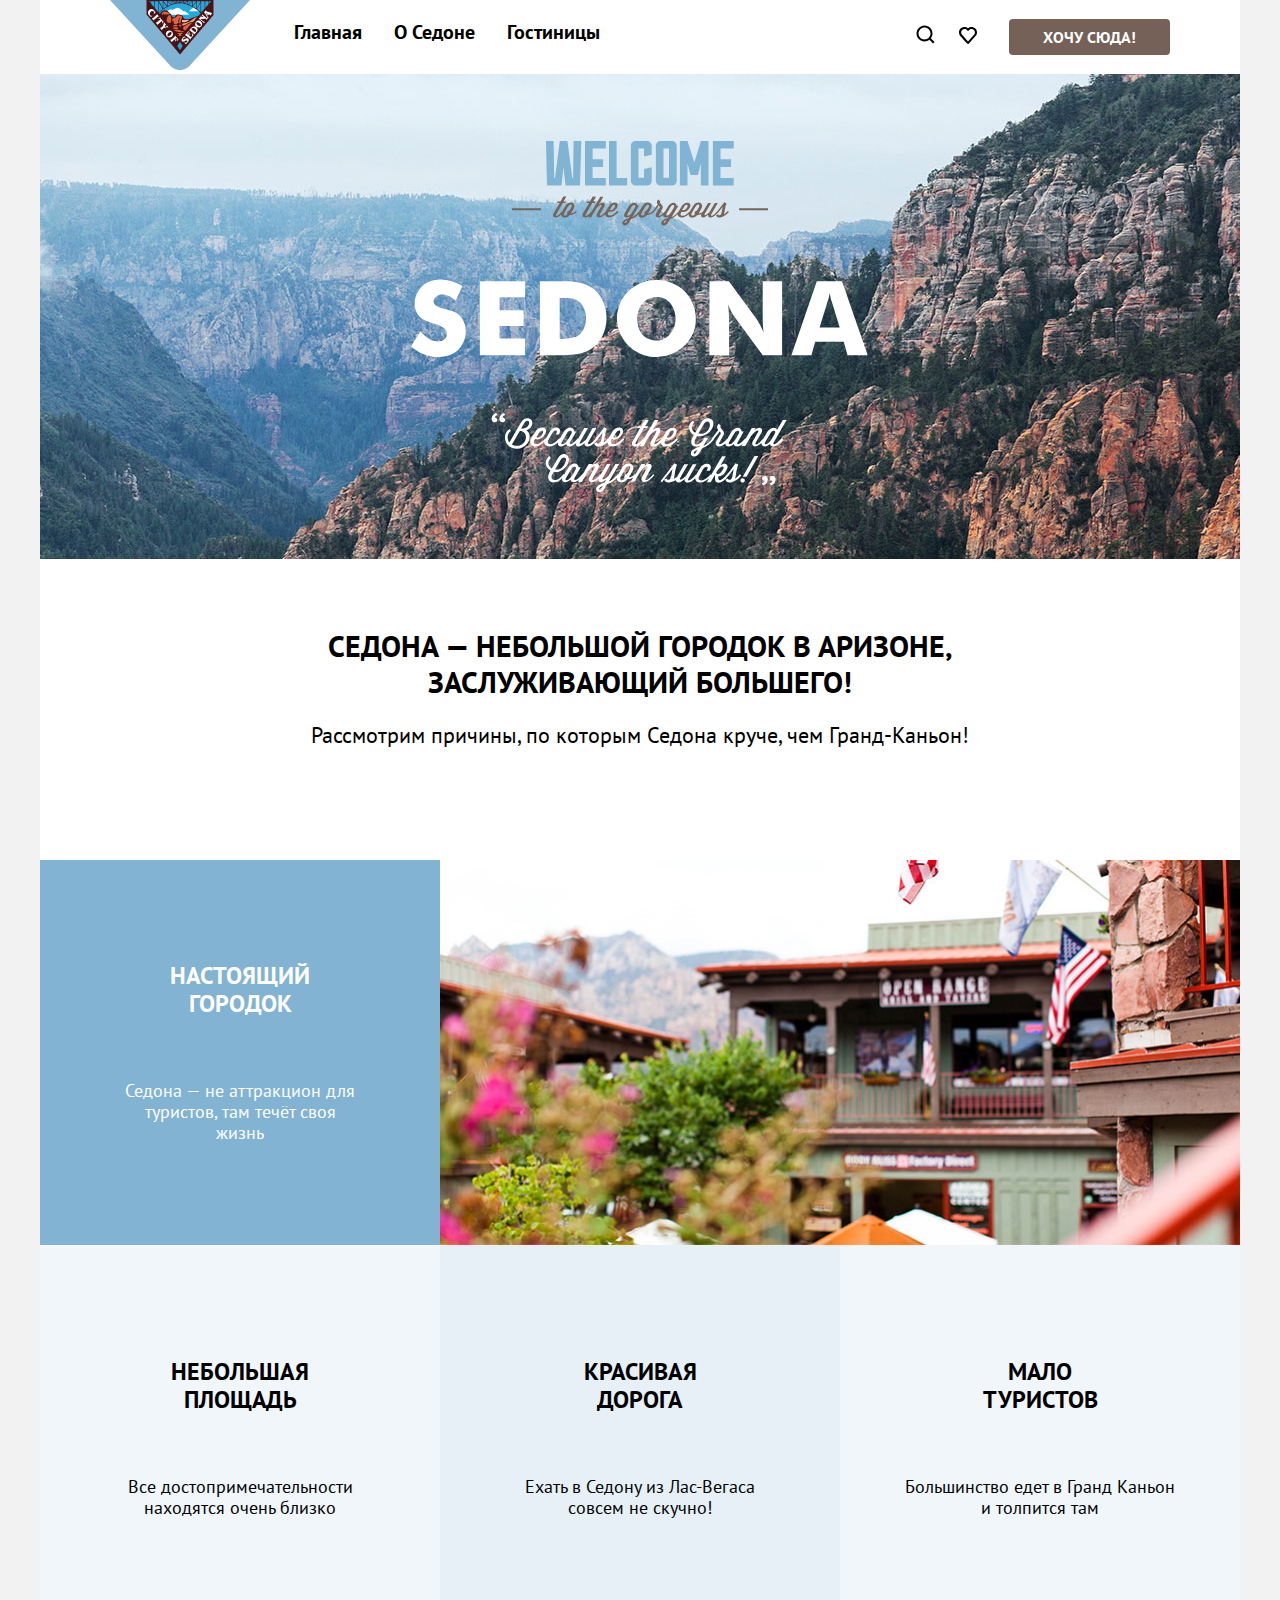
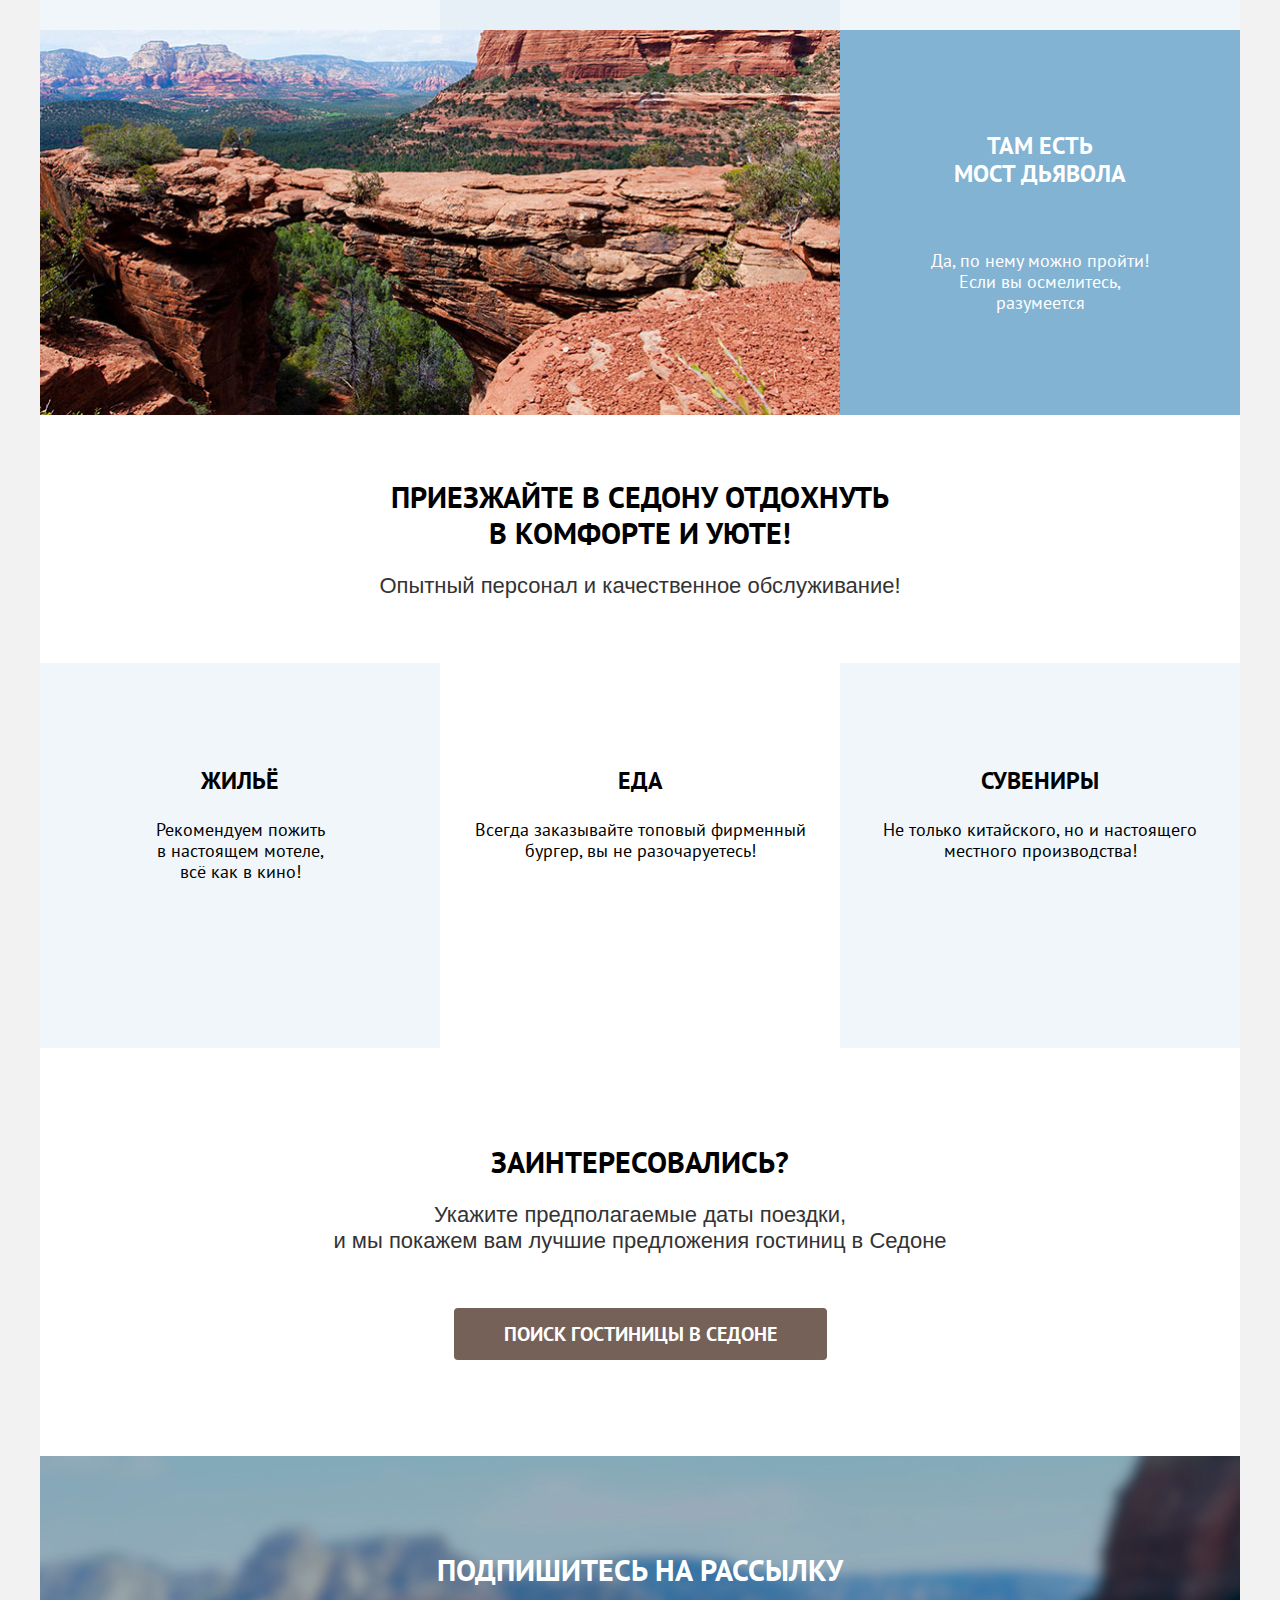
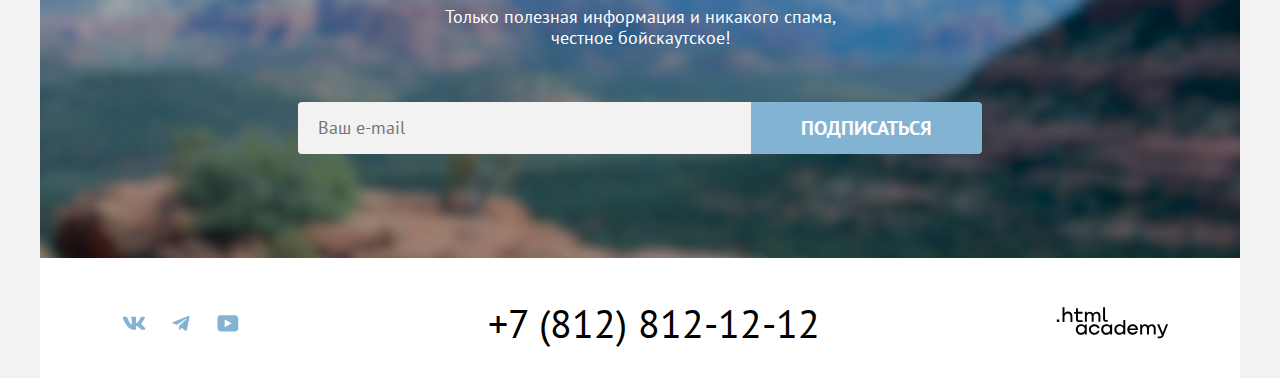
<file: index.html>
<!DOCTYPE html>
<html lang="ru">
  <head>
    <meta charset="utf-8">
    <link rel="stylesheet" href="styles/styles.css">
    <title>HTML Academy: Седона</title>
  </head>
  <body>
    <div class="container">
    <header class="page-header">
      <nav class="navigation">
        <a class="navigation-logo"><img class="page-header-logo" alt="Логотип городка Седона" src="images/logo.svg" width="140" height="70"></a>
        <ul class="navigation-list">
        <li class="navigation-item">
            <a class="navigation-link navigation-link-current" href="index.html" >Главная</a>
          </li>
          <li class="navigation-item">
            <a class="navigation-link" href="#">О Седоне</a>
          </li>
          <li class="navigation-item">
            <a class="navigation-link" href="catalog.html">Гостиницы</a>
          </li>
        </ul>
        <ul class="navigation-list navigation-user">
          <li class="navigation-item-user">
            <a class="navigation-link" href="#">
              <svg width="19" height="19" viewBox="0 0 19 19" fill="none" xmlns="http://www.w3.org/2000/svg">
                <path d="M18.5 17.0083L14.8 13.3287C15.8 12.0359 16.5 10.3453 16.5 8.4558C16.5 4.08011 12.9 0.5 8.5 0.5C4.1 0.5 0.5 4.17956 0.5 8.55525C0.5 12.9309 4.1 16.511 8.5 16.511C10.3 16.511 12 15.9144 13.4 14.8204L17.1 18.5L18.5 17.0083ZM8.5 14.5221C5.2 14.5221 2.5 11.837 2.5 8.55525C2.5 5.27348 5.2 2.5884 8.5 2.5884C11.8 2.5884 14.5 5.27348 14.5 8.55525C14.5 11.837 11.8 14.5221 8.5 14.5221Z" fill="black"/>
                </svg>
              <span class="visually-hidden">
                Поиск
              </span>
            </a>
          </li>
          <li class="navigation-item-user">
            <a class="navigation-link" href="#">
              <svg width="18" height="17" viewBox="0 0 18 17" fill="none" xmlns="http://www.w3.org/2000/svg">
                <path d="M8.9 17C8.6 17 8.3 16.9 8.1 16.6C2.7 10.5 1.4 9.1 1.1 8.7C0.4 7.8 0 6.6 0 5.4C0 2.4 2.4 0 5.5 0C6.8 0 8 0.5 9 1.3C10 0.5 11.3 0 12.5 0C15.5 0 18 2.4 18 5.4C18 6.7 17.5 7.9 16.7 8.8L9.7 16.7C9.5 16.9 9.3 17 8.9 17ZM2.9 7.5C3.2 7.9 6.4 11.5 9 14.4L15.2 7.4C15.7 6.9 15.9 6.2 15.9 5.4C15.9 3.6 14.4 2.1 12.6 2.1C11.6 2.1 10.6 2.6 9.9 3.4C9.6 3.7 9.3 3.8 9 3.8C8.7 3.8 8.4 3.6 8.2 3.4C7.5 2.6 6.5 2.1 5.5 2.1C3.7 2.1 2.2 3.6 2.2 5.4C2.1 6.3 2.5 7 2.9 7.5C2.8 7.5 2.8 7.5 2.9 7.5Z" fill="black"/>
                </svg>
              <span class="visually-hidden">
                Избранное
              </span>
            </a>
          </li>
          <li class="navigation-item">
            <a class="button nav-button" href="#">Хочу сюда!</a>
          </li>
        </ul>
      </nav>
    </header>
    <main class="main-index main-container">
      <section class="hero">
        <figure class="hero-figure">
          <img class="welcome-picture" src="images/welcome.svg" width="458" height="352" alt="Надпись с приветствием">
          <figcaption class="visually-hidden"><p>Welcome to the gorgeous Sedona</p>
          </figcaption>
        </figure>
      </section>
      <div class="advantages-columns">
      <section class="advantages">
            <h2 class="main-title main-advantages-title">Седона — небольшой городок в Аризоне,<br>заслуживающий большего!</h2>
            <p class="main-description">Рассмотрим причины, по которым Седона круче, чем Гранд-Каньон!</p>
            <ul class="advantages-list">
                <li class="advantages-list-item advantages-wide">
                 <div class="advantages-list-item-container-wide">
                  <h3 class="advantages-title title-wide">Настоящий городок</h3>
                 <p class="advantages-description">Седона — не аттракцион для туристов, там течёт своя жизнь</p>
                </div>
                 <img class="town-photo" src="images/town_photo.jpg" width="800" height="385" alt="Фото одного из домиков">
                </li>
                <li class="advantages-list-item">
                 <div class="advantages-list-item-container">
                  <h3 class="advantages-title">Небольшая площадь</h3>
                 <p class="advantages-description">Все достопримечательности находятся очень близко</p>
                </div>
                </li>
                <li class="advantages-list-item">
                  <div class="advantages-list-item-container">
                  <h3 class="advantages-title">Красивая<br> дорога</h3>
                 <p class="advantages-description">Ехать в Седону из Лас-Вегаса совсем не скучно!</p>
                  </div>
                </li>
                <li class="advantages-list-item">
                  <div class="advantages-list-item-container">
                  <h3 class="advantages-title">Мало<br> туристов</h3>
                 <p class="advantages-description">Большинство едет в Гранд Каньон и толпится там</p>
                  </div>
                </li>
                <li class="advantages-list-item advantages-wide">
                 <img class="devilbridge" src="images/devilbridge_photo.jpg" width="800" height="385" alt="Фото моста дьявола">
                 <div class="advantages-list-item-container-wide">
                 <h3 class="advantages-title title-wide">Там есть<br> мост дьявола</h3>
                 <p class="advantages-description description-wide">Да, по нему можно пройти! Если вы осмелитесь, разумеется</p>
                 </div>
                </li>
            </ul>
      </section>
      </div>
        <section class="services">
        <h2 class="main-title main-services-title">Приезжайте в Седону отдохнуть <br> в комфорте и уюте!</h2>
          <p class="description main-services-description">Опытный персонал и качественное обслуживание!</p>
            <ul class="services-list">
                <li class="services-list-item">
                  <h3 class="services-title">Жильё</h3>
                    <p class="services-description">Рекомендуем пожить<br> в настоящем мотеле,<br> всё как в кино!</p>
                </li>
                <li class="services-list-item">
                    <h3 class="services-title">Еда</h3>
                    <p class="services-description">Всегда заказывайте топовый фирменный бургер, вы не разочаруетесь!</p>
                  </li>
                <li class="services-list-item">
                    <h3 class="services-title">Сувениры</h3>
                    <p class="services-description">Не только китайского, но и настоящего местного производства!</p>
                </li>
            </ul>
        </section>
        <section class="hotel-search">
            <h2 class=" main-title hotel-search-title">Заинтересовались?</h2>
            <p class="description hotel-search-description">Укажите предполагаемые даты поездки,<br>и мы покажем вам лучшие предложения гостиниц в Седоне</p>
            <a class="button search-button" href="#">ПОИСК ГОСТИНИЦЫ В седоне</a>
        </section>
        <section class="subscribe">
            <h2 class=" main-title subscribe-title">Подпишитесь на рассылку</h2>
            <p class="subscribe-description">Только полезная информация и никакого спама,<br> честное бойскаутское!</p>
            <form class="subscribe-form" action="https://echo.htmlacademy.ru/" method="post">
                <label class="visually-hidden" for="subscribe-email">Email</label>
                <input class="subscribe-field" placeholder="Ваш e-mail" type="email" name="subscribe-email" id="subscribe-email" required>
                <button class="button subscribe-button" type="submit">Подписаться</button>
        </section>
      </main>
        <footer class="page-footer">
            <ul class="footer-social-list">
              <li class="footer-social-item">
                <a class="footer-social-button" href="https://vk.com/htmlacademy"><img class="footer-icon" src="images/vk.svg" width="24" height="14" alt="Иконка Вконтакте">
                  <span class="visually-hidden">VK</span>
                </a>
              </li>
              <li class="footer-social-item">
                <a class="footer-social-button" href="hhttps://t.me/htmlacademy"><img class="footer-icon" src="images/telegram.svg" width="18" height="15.1" alt="Иконка Телеграма">
                  <span class="visually-hidden">Telegram</span>
                </a>
              </li>
              <li class="footer-social-item">
                <a class="footer-social-button" href="https://www.youtube.com/user/htmlacademyru"><img class="footer-icon" src="images/youtube.svg" width="22" height="17" alt="Иконка Ютуба">
                  <span class="visually-hidden">YouTube</span>
                </a>
              </li>
            </ul>
            <address class="footer-phone">
            <a class="footer-phone" href="tel:+78128121212">+7 (812) 812-12-12</a>
        </address>
            <a class="footer-logo" href="https://htmlacademy.ru/"> <img class="page-footer-logo" alt="Логотип .html academy" src="images/html_academy.svg" width="114.9" height="32.9"></a>
    </footer>
    </div>
  </body>
</html>
</file>
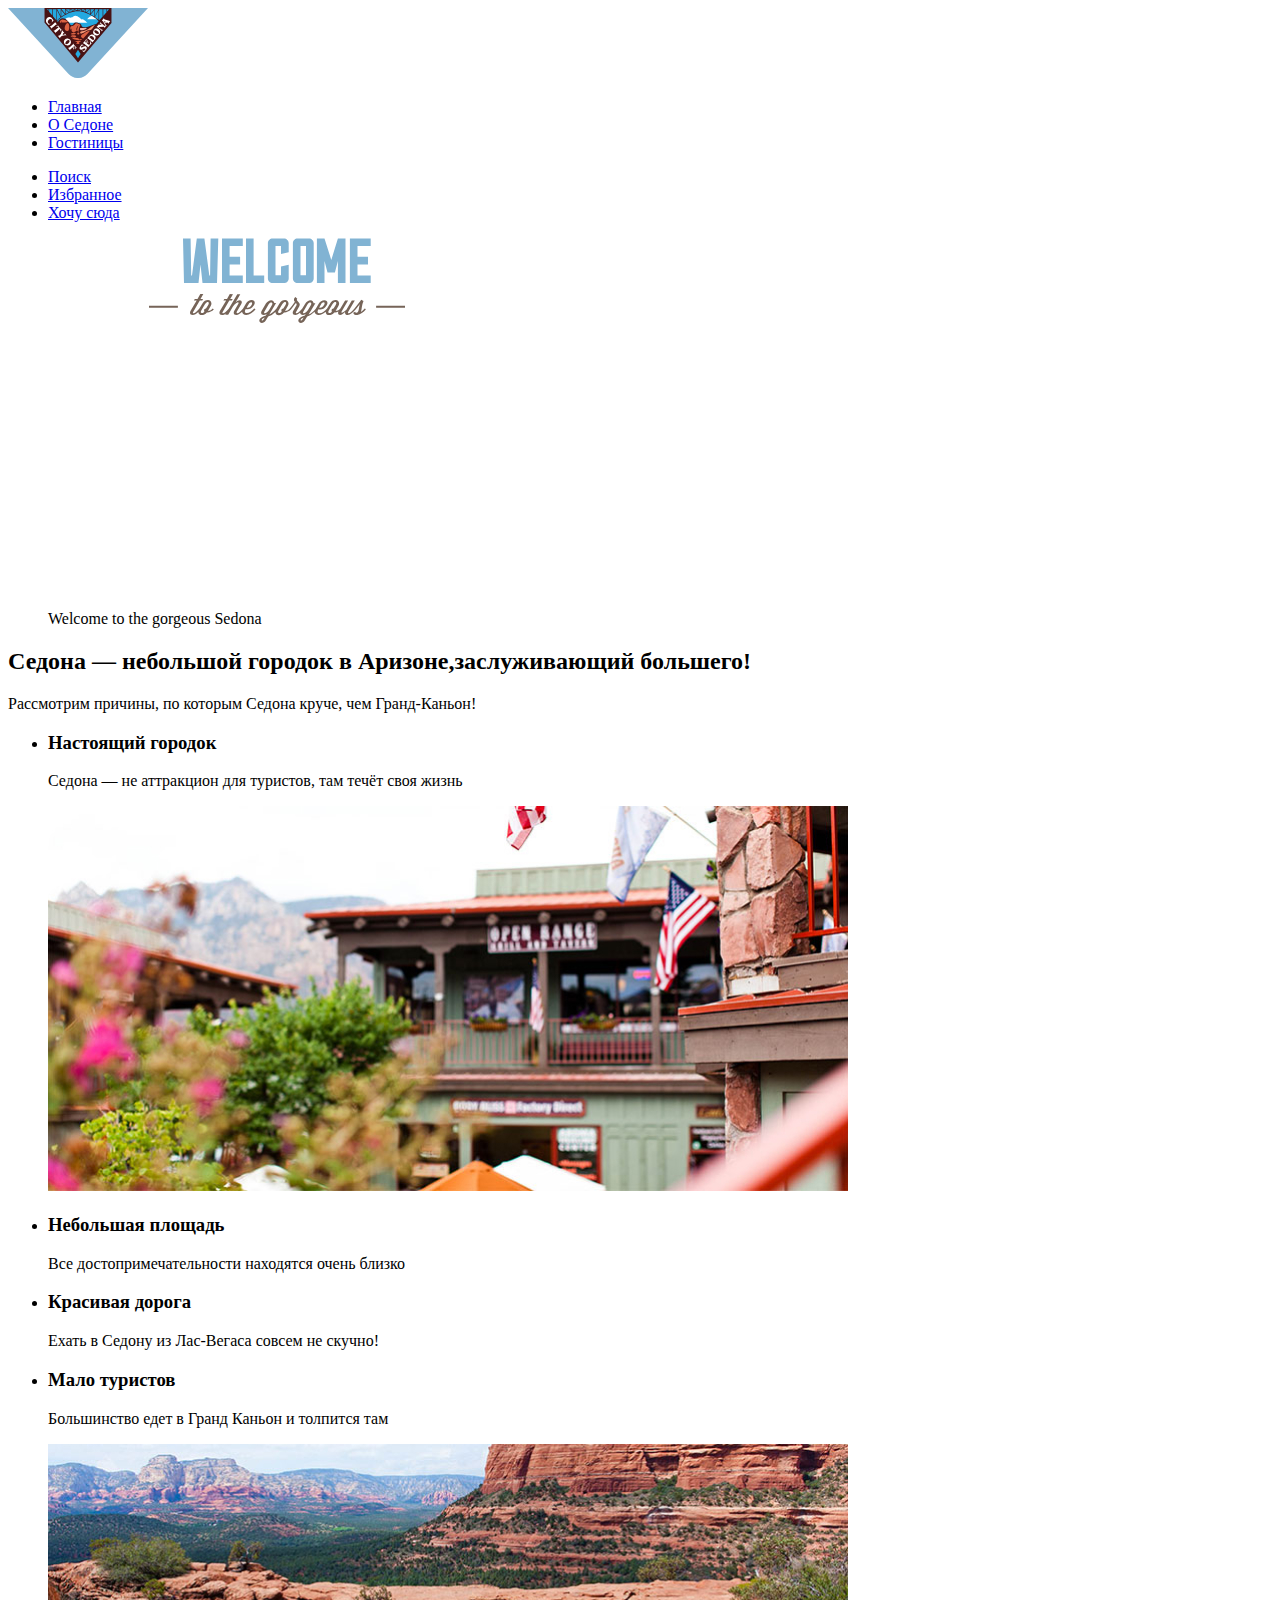
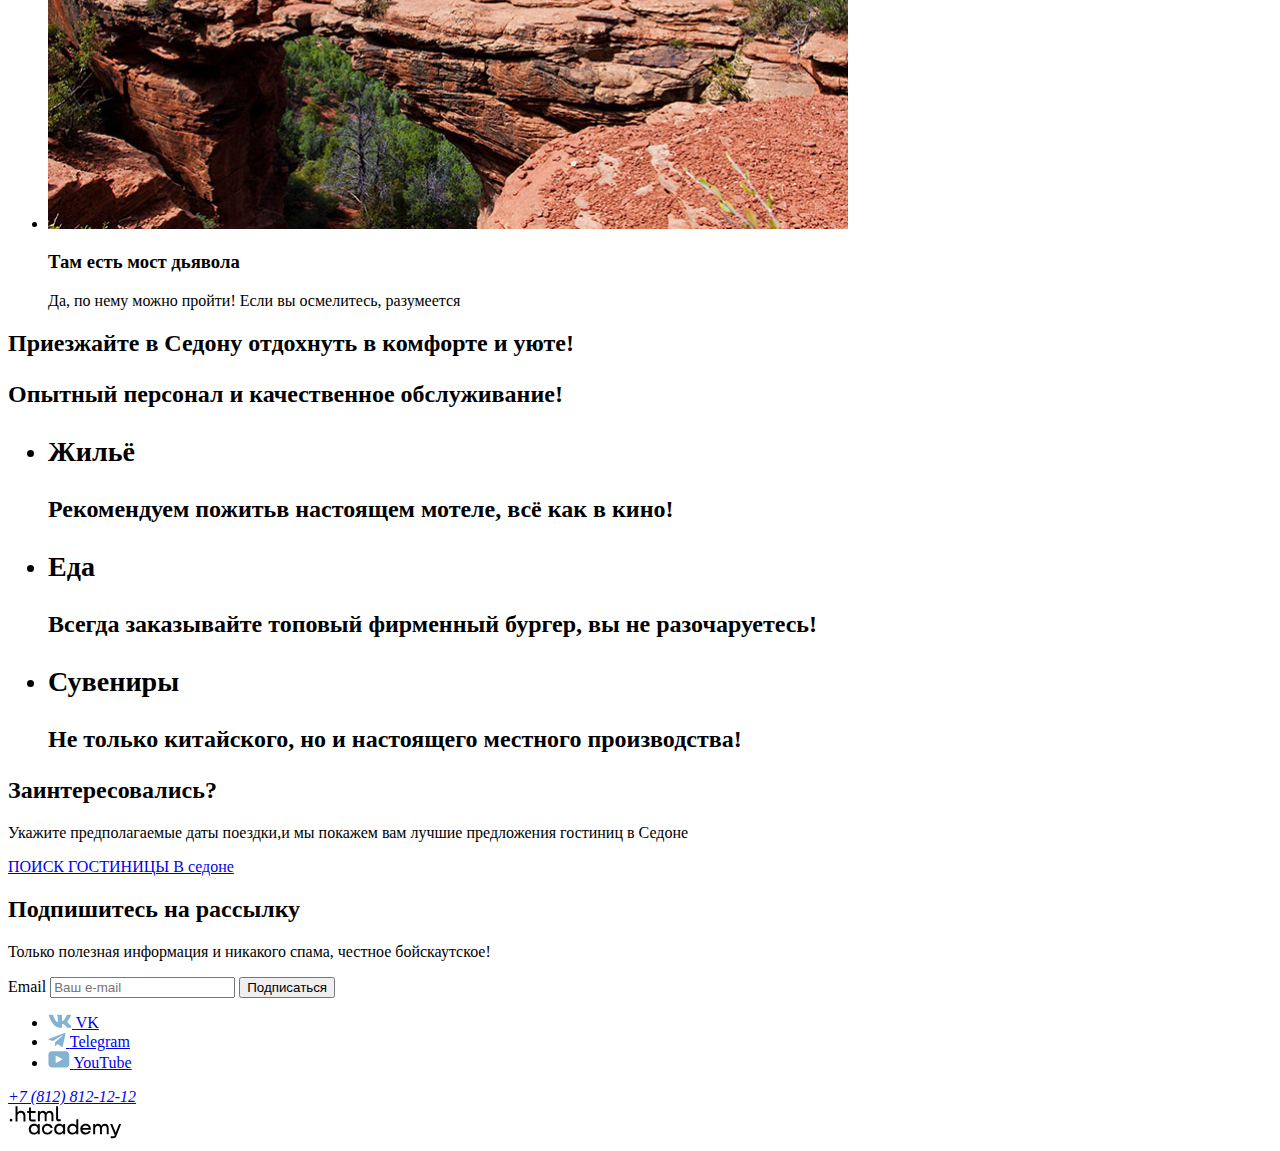
<file: 3/index.html>
<!DOCTYPE html>
<html lang="ru">
  <head>
    <meta charset="utf-8">
    <title>HTML Academy: Седона</title>
    <base href="https://htmlacademy-htmlcss.github.io/2304867-sedona-37/3/">
</head>
  <body>
    <header class="page-header">
      <nav class="navigation">
        <a class="navigation-logo" href="#"> <img class="page-header-logo" alt="Логотип городка Седона" src="images/logo.svg" width="140" height="70.05"></a>
        <ul class="navigation-list">
          <li class="navigation-item">
            <a class="navigation-link navigation-link-current" href="index.html" >Главная</a>
          </li>
          <li class="navigation-item">
            <a class="navigation-link" href="#">О Седоне</a>
          </li>
          <li class="navigation-item">
            <a class="navigation-link" href="catalog.html">Гостиницы</a>
          </li>
        </ul>
        <ul class="navigation-list navigation-user">
          <li class="navigation-item">
            <a class="navigation-link" href="#">
              <span class="visually-hidden">
                Поиск
              </span>
            </a>
          </li>
          <li class="navigation-item">
            <a class="navigation-link" href="#">
              <span class="visually-hidden">
                Избранное
              </span>
            </a>
          </li>
          <li class="navigation-item">
            <a class="button" href="#">Хочу сюда</a>
          </li>
        </ul>
      </nav>
    </header>
    <main class="main-index">
      <section class="hero">
        <figure>
          <img class="welcome-picture" src="images/welcome.svg" width="458" height="352" alt="Надпись с приветствием">
          <figcaption class="visually-hidden"><p>Welcome to the gorgeous Sedona</p>
          </figcaption>
        </figure>
      </section>
        <section class="advantages">
            <h2>Седона — небольшой городок в Аризоне,заслуживающий большего!</h1>
            <p>Рассмотрим причины, по которым Седона круче, чем Гранд-Каньон!</p>
            <ul class="advantages-list">
                <li class="advantages-list-item">
                 <h3 class="advantages-title">Настоящий городок</h3>
                 <p class="advantages-description">Седона — не аттракцион для туристов, там течёт своя жизнь</p>
                 <img class="town-photo" src="images/townphoto.jpg" width="800" height="385" alt="Фото одного из домиков">
                </li>
                <li class="advantages-list-item">
                 <h3 class="advantages-title">Небольшая площадь</h3>
                 <p class="advantages-description">Все достопримечательности находятся очень близко</p>
                </li>
                <li class="advantages-list-item">
                 <h3 class="advantages-title">Красивая дорога</h3>
                 <p class="advantages-description">Ехать в Седону из Лас-Вегаса совсем не скучно!</p>
                </li>
                <li class="advantages-list-item">
                 <h3 class="advantages-title">Мало туристов</h3>
                 <p class="advantages-description">Большинство едет в Гранд Каньон и толпится там</p>
                </li>
                <li class="advantages-list-item">
                 <img class="devilbridge" src="images/devilbridgephoto.jpg" width="800" height="385" alt="Фото моста дьявола">
                 <h3 class="advantages-title">Там есть мост дьявола</h3>
                 <p class="advantages-description">Да, по нему можно пройти! Если вы осмелитесь, разумеется</p>
                </li>
            </ul>
        </section>
        <section class="services">
        <h2>Приезжайте в Седону отдохнуть в комфорте и уюте!<h2>
        <p>Опытный персонал и качественное обслуживание!</p>
            <ul class="services-list">
                <li class=""services-list-item>
                    <h3 class="services-title">Жильё</h3>
                    <p class="services-description">Рекомендуем пожитьв настоящем мотеле, всё как в кино!</p>
                </li>
                <li class=""services-list-item>
                    <h3 class="services-title">Еда</h3>
                    <p class="services-description">Всегда заказывайте топовый фирменный бургер, вы не разочаруетесь!</p>
                </li>
                <li class=""services-list-item>
                    <h3 class="services-title">Сувениры</h3>
                    <p class="services-description">Не только китайского, но и настоящего местного производства!</p>
                </li>
            </ul>
        </section>
        <section class="hotel-search">
            <h2 class="hotel-search-title">Заинтересовались?</h2>
            <p class="hotel-search-description">Укажите предполагаемые даты поездки,и мы покажем вам лучшие предложения гостиниц в Седоне</p>
            <a class="button" href="#">ПОИСК ГОСТИНИЦЫ В седоне</a>
        </section>
        <section class="subscribe">
            <h2 class="subscribe-title">Подпишитесь на рассылку</h2>
            <p class="subscribe-description">Только полезная информация и никакого спама, честное бойскаутское!</p>
            <form class="subscribe-form" action="https://echo.htmlacademy.ru/" method="post">
                <label for="subscribe-email">Email</label>
                <input class="field" placeholder="Ваш e-mail" type="email" name="subscribe-email" id="subscribe-email" required>
                <button class="button subscribe-button" type="submit">Подписаться</button>
        </section>
      </main>
        <footer class="page-footer">
            <ul class="footer-social-list">
              <li class="footer-social-item">
                <a class="button" href="https://vk.com/htmlacademy"><img class="footer-icon" src="images/vk.svg" width="24" height="14" alt="Иконка Вконтакте">
                  <span class="visually-hidden">VK</span>
                </a>
              </li>
              <li class="footer-social-item">
                <a class="button" href="hhttps://t.me/htmlacademy"><img class="footer-icon" src="images/telegram.svg" width="18" height="15.1" alt="Иконка Телеграма">
                  <span class="visually-hidden">Telegram</span>
                </a>
              </li>
              <li class="footer-social-item">
                <a class="button" href="https://www.youtube.com/user/htmlacademyru"><img class="footer-icon" src="images/youtube.svg" width="22" height="17" alt="Иконка Ютуба">
                  <span class="visually-hidden">YouTube</span>
                </a>
              </li>
            </ul>
            <address class="footer-phone">
            <a class="footer-phone" href="tel:+78128121212">+7 (812) 812-12-12</a>
        </address>
            <a class="footer-logo" href="https://htmlacademy.ru/"> <img class="page-footer-logo" alt="Логотип .html academy" src="images/HTMLAcademy.svg" width="114.9" height="32.9"></a>
    </footer>
  </body>
</html>
</file>
<file: styles/styles.css>
@font-face {
  font-family: "PT Sans";
  font-styfa: normal;
  font-weight: 400;
  src: url("../fonts/ptsans-400.woff2") format("woff2");
  font-display: swap;
}

@font-face {
  font-family: "PT Sans";
  font-style: normal;
  font-weight: 700;
  src: url("../fonts/ptsans-700.woff2") format("woff2");
  font-display: swap;
}


html {
  height: 100%;
}

body {
  margin: 0;
  font-family: "PT Sans", sans-serif;
  font-size: 18px;
  line-height: 21px;
  color:black;
  background-color: #F2F2F2;
}

.container {
  margin: 0 auto;
  display: flex;
  flex-direction: column;
  width: 1200px;
  min-height: 100%;
  box-shadow: black;
  background-color: white;
}

.page-header {
  color:black;
  background: white;
  min-height: 64px;
}

.navigation-link {
  font-family: "PT Sans", sans-serif;
  line-height: 24px;
  font-size: 20px;
  color: black;
  background-color: white;
  font-weight: 700;
  text-transform: capitalize;
  text-decoration: none;
  text-align: center;
  display:block;
  padding: 20px 16px;
}

.hero {
  background-image: url("../images/index_background.jpg");
  color: black;
  background-color: white;
  background-repeat: no-repeat;
  background-size: 100% auto;
}

.advantages {
  text-align: center;
  display: flex;
  flex-direction: column;
}

.advantages-title {
  font-family: "PT Sans", sans-serif;
  font-weight: 700;
  font-size: 24px;
  line-height: 28px;
  color: black;
  text-transform: uppercase;
  margin: 0 auto;
  margin-bottom: 62px;
  max-width: 230px;
}

.title-wide {
  color: white;
}

.services {
  text-align: center;
  margin-top: 64px
}

.services-title {
  font-family: "PT Sans", sans-serif;
  font-weight: 700;
  font-size: 24px;
  line-height: 28px;
  color: black;
  text-transform: uppercase;
}

.subscribe {
  padding-top: 96px;
  padding-bottom: 104px;
  color: white;
  background-color: black;
  background-repeat: no-repeat;
  text-align: center;
  background-size: cover;
  background-image: url(../images/subscribe_background.jpg);
}

.subscribe-title {
  margin-bottom: 20px;
}

.subscribe-description {
  color: white;
  margin-bottom: 54px;
}

.subscribe-form {
  display: flex;
  width: 684px;
  margin: 0 auto;
}

.subscribe-field {
  flex-grow: 1;
  padding: 14px 20px;
  font-family: inherit;
  font-size: 18px;
  line-height: 24px;
  background-color: #F2F2F2;
  border: none;
  border-radius: 4px 0 0 4px;
}

.advantages-description {
  font-weight: 400;
  font-size: 18px;
  line-height: 21px;
  margin: 0 auto;
  max-width: 275px;
}

.services-description {
  font-weight: 400;
  font-size: 18px;
  line-height: 21px;
  margin: 0;
}


.hotel-search {
  text-align: center;
  padding-top: 96px;
  padding-bottom: 96px;
}

.hotel-search-description {
  margin-bottom: 54px;
}

.footer-phone {
  font-family: "PT Sans", sans-serif;
  font-style: normal;
  font-weight: 400;
  font-size: 40px;
  line-height: 40px;
  text-transform: uppercase;
  color: black;
  text-decoration: none;
}

.visually-hidden {
  position: absolute;
  width: 1px;
  height: 1px;
  margin: -1px;
  padding: 0;
  border: 0;
  clip: rect(0 0 0 0);
  overflow: hidden;
}

.button {
  font-family: inherit;
  font-weight: 700;
  font-size: 16px;
  line-height: 20px;
  color: white;
  text-transform: uppercase;
  background-color: #756157;
  text-align: center;
  border-radius: 4px;
  text-decoration: none;
  padding: 8px 50px;
  border: none;
  display:inline-block
}

.search-button {
  font-size: 20px;
  line-height: 36px;
}

.subscribe-button {
  background-color:#82B3D3;
  border-radius: 0 4px 4px 0;
  font-size: 20px;
  line-height: 36px;
}

.apply-button {
  background-color: #82B3D3;
}

.hotel-card-button {
  padding: 8px;
}

.main-title {
  font-family: "PT Sans", sans-serif;
  font-style: normal;
  font-weight: 700;
  font-size: 30px;
  line-height: 36px;
  text-transform: uppercase;
  margin: 0 auto;
}

.main-advantages-title {
  padding-top: 69px
}

.description {
  font-family: "PT-Sans", sans-serif;
  font-weight: 400;
  font-size: 22px;
  line-height: 26px;
  color: #333333;
}

.main-description {
  font-family: "PT Sans", sans-serif;
  font-style: normal;
  font-weight: 400;
  font-size: 22px;
  line-height: 26px;
}

.main-services-description {
  margin-bottom: 64px;
}

.main-filter{
  font-family: "PT-Sans", sans-serif;
  font-style: normal;
  font-weight: 400;
  font-size: 18px;
  line-height: 23px;
}

.inner-header-title {
  font-weight: 700;
  font-size: 60px;
  line-height: 78px;
  margin: 0;
}

.catalog-filter-title {
  font-weight: 700;
  font-size: 20px;
  line-height: 24px;
  text-transform: capitalize;
  margin-bottom: 32px;
}

.catalog-title {
  font-weight: 700;
  font-size: 30px;
  line-height: 36px;
  text-transform: uppercase;
  margin: 0;
  margin-right:auto
}

.catalog-filter-list {
  margin: 0;
  padding: 0;
}

.catalog-filter-item {
  margin-bottom: 16px;
  list-style-type: none;
  font-size: 18px;
  line-height: 23px;

}

.catalog-filter-item:nth-child(3) {
  margin-bottom:0;
}

.select-control {
  font-family: "PT-Sans", sans-serif;
  font-weight: 400;
  font-size: 18px;
  line-height: 21px;
  border: 2px solid #E5E5E5;
  height: 49px;
  width: 292px;
  border-radius: 4px;
  padding-left: 20px;
}

.catalog-view {
  margin: 0;
  display: flex;
  justify-content: space-between;
  min-width: 160px;
  margin-left:70px;
  gap: 8px;
}

.hotel-card-title {
  font-weight: 700;
  font-size: 24px;
  line-height: 28px;
  text-decoration: none;
  color:#000000;
  grid-column: 1/-1;
  margin: 0;
}

.hotel-description {
  color: #333333;
  grid-column: 1/2;
  margin: 0;
}

.product-card-price {
  color: #333333;
  grid-column: 2/3;
  justify-self: end;
  align-self: center;
  margin: 0;
}

.hotel-rating {
  font-size: 16px;
  line-height: 20px;
  text-transform: uppercase;
  background-color: #F2F2F2;
  color: #333333;
  margin: 0;
  height: 37px;
  display: flex;
  justify-content: center;
  align-items: center;
}

.pagination-link {
  font-weight: 700;
  font-size: 20px;
  line-height: 36px;
  text-align: center;
  text-transform: uppercase;
  color: white;
  background-color: #82B3D3;
  text-decoration: none;
  width: 60px;
  height: 60px;
  border-radius: 4px;
  display: flex;
  justify-content: center;
  align-items: center;
}

.pagination-item {
  margin-right: 8px;
}

.pagination-current {
  color: black;
  background-color: #F2F2F2;
}

.pagination-else {
  color: #000000;
  background-color: unset;
}

.view-button {
  background-color: white;
  color:#000000;
  display: block;
  border: 2px solid #E5E5E5;
  width: 48px;
  height: 48px;
  display: flex;
  justify-content: center;
  align-items: center;
  border-radius: 4px;
}

.reset-button {
  background-color: unset;
  margin-top: 32px;
}

.hotel-card-link {
  text-decoration: none;
}

.favorite {
  font-weight: 700;
  font-size: 16px;
  line-height: 20px;
  color: white;
  background-color: #82B3D3;
  text-transform: uppercase;
  border-radius: 4px;
  padding: 8px;
  border: none;
}

.favorite-current {
  background-color: #7DB54F;
}

.main-container {
  flex-grow: 1;
}

.navigation {
  display: flex;
  width: 1060px;
  margin: 0 auto;
}

.navigation-list {
  margin: 0;
  padding: 0;
  width: 440px;
  display: flex;
  list-style: none;
  flex-wrap: wrap;
}

.navigation-user {
  margin-left: auto;
  width: 315px;
  align-items: center;
  justify-content: flex-end;
}

.welcome-picture {
  display: block;
  margin: 0 auto;
  min-height: 485px;
}

.hero-figure {
  margin: 0 auto;
}

.advantages-list {
  display: flex;
  flex-wrap: wrap;
  width: 1200px;
  list-style: none;
  margin: 0;
  padding: 0;
  margin-top: 90px;
}

.advantages-list-item {
  display: flex;
  width: 400px;
  min-height: 385px;
  flex-wrap: wrap;
  justify-content: center;
  align-items: center;
  background-color: rgba(131, 179, 211, 0.12);
}

.advantages-list-item:nth-child(3) {
  background-color: rgba(131, 179, 211, 0.2);
}

.advantages-wide {
  display: flex;
  flex-wrap: wrap;
  width: 100%;
  background-color: #82B3D3;
  justify-content: space-between;
}

.advantages-list-item-container-wide {
  display: flex;
  width: 230px;
  height: 181px;
  color: #FFFFFF;
  flex-direction: column;
  padding: 102px 85px;
}

.advantages-list-item-container {
  display:flex;
  flex-direction:column;
}

.page-footer {
  display: flex;
  margin: 0 auto;
  width: 1060px;
  justify-content: space-between;
  align-items: center;
  min-height: 120px;
  padding-top: 40px;
  padding-bottom: 30px;
  box-sizing: border-box;
}

.footer-social-list {
  width: 142px;
  margin: 0;
  list-style: none;
  display: flex;
  padding: 0;
}

.footer-social-button {
  display: flex;
    justify-content: center;
    align-items: center;
    width: 47px;
    height: 40px;
}

.footer-logo {
  display: block;
  height: 33px;
}

.navigation-logo {
  width: 140px;
  margin-right: 28px;
}

.catalog-filter {
  color: #FFFFFF;
  background-image: url(../images/filter_background.jpg);
  background-size: cover;
  background-repeat: no-repeat;
  padding-top: 35px;
  padding-bottom: 70px;
  min-height: 412px;
  box-sizing: border-box;
}

.catalog-filter-form {
  display: flex;
  margin-top: 40px;
}

.catalog-filter-container {
  width: 1060px;
  margin: 0 auto;
}

.catalog-filter-group {
  min-width: 151px;
  min-height: 157px;
  margin: 0;
  padding: 0;
  border: none;
  margin-right: 70px;
}

.catalog-filter-group:nth-child(2) {
  margin-right: 140px
}

.price-filter {
  display: flex;
  flex-direction: column;
  justify-content: flex-end;
}

.navigation-user .navigation-link {
  padding: 22px 12px;
}

.nav-button {
  padding: 8px 34px;
  margin-left: 20px;
}

.footer-social-item {
}

.services-list {
  display: flex;
  width: 1200px;
  flex-direction: row;
  justify-content: space-between;
  margin: 0;
  padding: 0;
  list-style: none;
}

.services-list-item {
  background-color: rgba(131, 179, 211, 0.12);
  width: 400px;
  min-height: 385px;
  box-sizing: border-box;
  padding: 80px 20px 40px;
}

.services-list-item:nth-child(2) {
  background-color: white;
}

.sorting {
  display: flex;
  margin-bottom: 40px;
  margin-top: 50px;
  padding: 0 70px;
  align-items: center;
  justify-content: flex-end;
}

.hotel-list {
  display: grid;
  grid-template-columns: 340px 340px 340px;
  gap: 20px;
  padding: 0;
  margin: 0 auto;
  margin-bottom: 80px;
  list-style: none;
  width: 1060px;
  margin-bottom: 40px;
  padding-bottom: 40px;
  border-bottom: 1px solid #E6E6E6;
}

.hotel-card {
  display: grid;
  grid-template-columns: 140px 140px;
  grid-template-rows: 212px min-content min-content auto auto;
  row-gap: 16px;
  column-gap: 20px;
  padding: 20px;
  border: 1px solid #E6E6E6;
  border-radius: 4px;
}

.star-rating {
  margin: 0;
  align-self: center;
  box-sizing: border-box;
}

.pagination {
  display:flex;
  list-style: none;
  width: 1060px;
  padding: 0;
  margin: 0 auto;
  margin-bottom: 60px;
}

.catalog-subscribe {
  align-items: center;
  padding-top: 96px;
  padding-bottom: 104px;
  gap: 10px;
  text-align: center;
}

.catalog-subscribe-description {
  margin-bottom: 54px;
  font-size: 22px;
  line-height: 26px;
}

.breadcrumbs {
  display: flex;
  margin: 0;
  list-style: none;
  padding: 0;
}

.breadcrumbs-item {
  margin-right: 28px;
}
</file>
